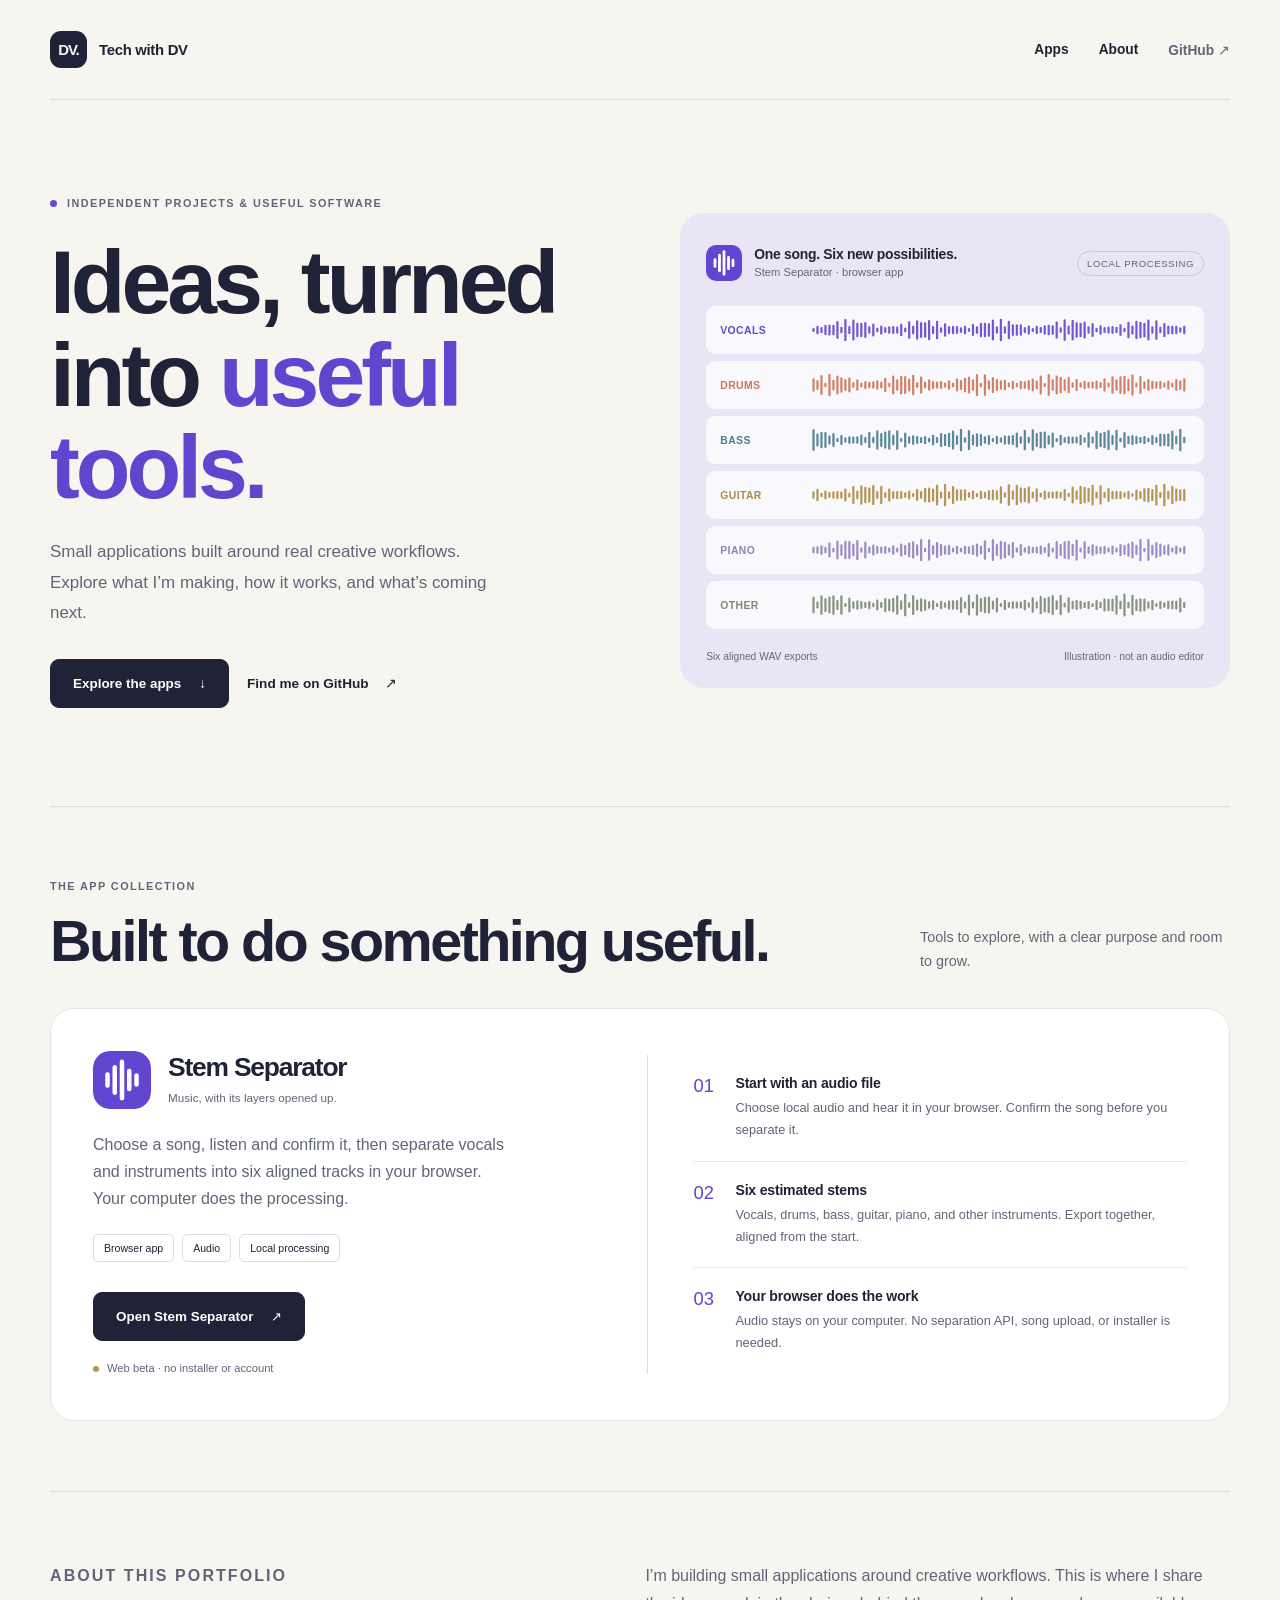
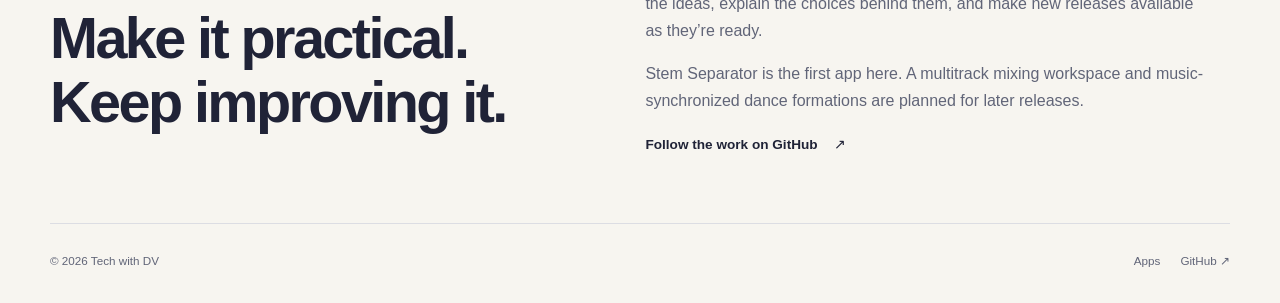
<file: index.html>
<!doctype html>
<html lang="en"><head><meta charset="utf-8"><meta name="viewport" content="width=device-width,initial-scale=1"><meta name="description" content="Tech with DV — practical apps for creative work. Explore Stem Separator, a browser tool for turning a song into six estimated stems."><meta name="theme-color" content="#f7f5f0"><title>Tech with DV — Apps & creative tools</title><link rel="icon" href="assets/mark.svg" type="image/svg+xml"><link rel="stylesheet" href="assets/site.css"><script type="module" src="assets/site.js"></script></head>
<body><a class="skip-link" href="#main">Skip to content</a><div class="wrap"><header class="site-header"><a class="brand" href="./" aria-label="Tech with DV home"><span class="brand-mark" aria-hidden="true">DV.</span>Tech with DV</a><nav class="nav" aria-label="Main navigation"><a href="#apps">Apps</a><a href="#about">About</a><a class="external" href="https://github.com/techwithdv17" target="_blank" rel="noopener noreferrer">GitHub ↗</a></nav></header>
<main id="main"><section class="hero" aria-labelledby="hero-title"><div><p class="eyebrow"><span class="dot"></span>Independent projects & useful software</p><h1 id="hero-title">Ideas, turned<br>into <em>useful tools.</em></h1><p class="lede">Small applications built around real creative workflows. Explore what I’m making, how it works, and what’s coming next.</p><div class="actions"><a class="button" href="#apps">Explore the apps <span aria-hidden="true">↓</span></a><a class="text-link" href="https://github.com/techwithdv17" target="_blank" rel="noopener noreferrer">Find me on GitHub <span aria-hidden="true">↗</span></a></div></div>
<div class="sound-art" aria-label="Illustration of one song separated into six output tracks"><div class="art-top"><img src="assets/mark.svg" alt=""><div><strong>One song. Six new possibilities.</strong><span>Stem Separator · browser app</span></div><span class="art-badge">LOCAL PROCESSING</span></div><div class="stem-row" data-wave><span>Vocals</span><svg viewBox="0 0 304 24" preserveAspectRatio="none" aria-hidden="true"></svg></div><div class="stem-row drums" data-wave><span>Drums</span><svg viewBox="0 0 304 24" preserveAspectRatio="none" aria-hidden="true"></svg></div><div class="stem-row bass" data-wave><span>Bass</span><svg viewBox="0 0 304 24" preserveAspectRatio="none" aria-hidden="true"></svg></div><div class="stem-row guitar" data-wave><span>Guitar</span><svg viewBox="0 0 304 24" preserveAspectRatio="none" aria-hidden="true"></svg></div><div class="stem-row piano" data-wave><span>Piano</span><svg viewBox="0 0 304 24" preserveAspectRatio="none" aria-hidden="true"></svg></div><div class="stem-row other" data-wave><span>Other</span><svg viewBox="0 0 304 24" preserveAspectRatio="none" aria-hidden="true"></svg></div><div class="art-bottom"><span>Six aligned WAV exports</span><span>Illustration · not an audio editor</span></div></div></section>
<section class="section" id="apps" aria-labelledby="apps-title"><div class="section-heading"><div><p class="eyebrow">The app collection</p><h2 id="apps-title">Built to do something useful.</h2></div><p>Tools to explore, with a clear purpose and room to grow.</p></div><article class="app-card"><div><div class="app-heading"><img class="app-icon" src="assets/mark.svg" alt=""><div><h3>Stem Separator</h3><p>Music, with its layers opened up.</p></div></div><p class="description">Choose a song, listen and confirm it, then separate vocals and instruments into six aligned tracks in your browser. Your computer does the processing.</p><div class="tag-list" aria-label="App categories"><span class="tag">Browser app</span><span class="tag">Audio</span><span class="tag">Local processing</span></div><a class="button" href="apps/stem-separator/web/">Open Stem Separator <span aria-hidden="true">↗</span></a><p class="status-line"><span class="dot" aria-hidden="true"></span><span>Web beta · no installer or account</span></p></div><div class="app-summary"><div class="summary-item"><span class="summary-icon" aria-hidden="true">01</span><div><h4>Start with an audio file</h4><p>Choose local audio and hear it in your browser. Confirm the song before you separate it.</p></div></div><div class="summary-item"><span class="summary-icon" aria-hidden="true">02</span><div><h4>Six estimated stems</h4><p>Vocals, drums, bass, guitar, piano, and other instruments. Export together, aligned from the start.</p></div></div><div class="summary-item"><span class="summary-icon" aria-hidden="true">03</span><div><h4>Your browser does the work</h4><p>Audio stays on your computer. No separation API, song upload, or installer is needed.</p></div></div></div></article></section>
<section class="section about" id="about" aria-labelledby="about-title"><div><p class="eyebrow">About this portfolio</p><h2 id="about-title" style="margin-top:16px">Make it practical.<br>Keep improving it.</h2></div><div><p>I’m building small applications around creative workflows. This is where I share the ideas, explain the choices behind them, and make new releases available as they’re ready.</p><p style="margin-top:16px">Stem Separator is the first app here. A multitrack mixing workspace and music-synchronized dance formations are planned for later releases.</p><a class="text-link" href="https://github.com/techwithdv17" target="_blank" rel="noopener noreferrer">Follow the work on GitHub <span aria-hidden="true">↗</span></a></div></section></main><footer class="site-footer"><span>© 2026 Tech with DV</span><div class="footer-links"><a href="#apps">Apps</a><a href="https://github.com/techwithdv17" target="_blank" rel="noopener noreferrer">GitHub ↗</a></div></footer></div></body></html>
</file>
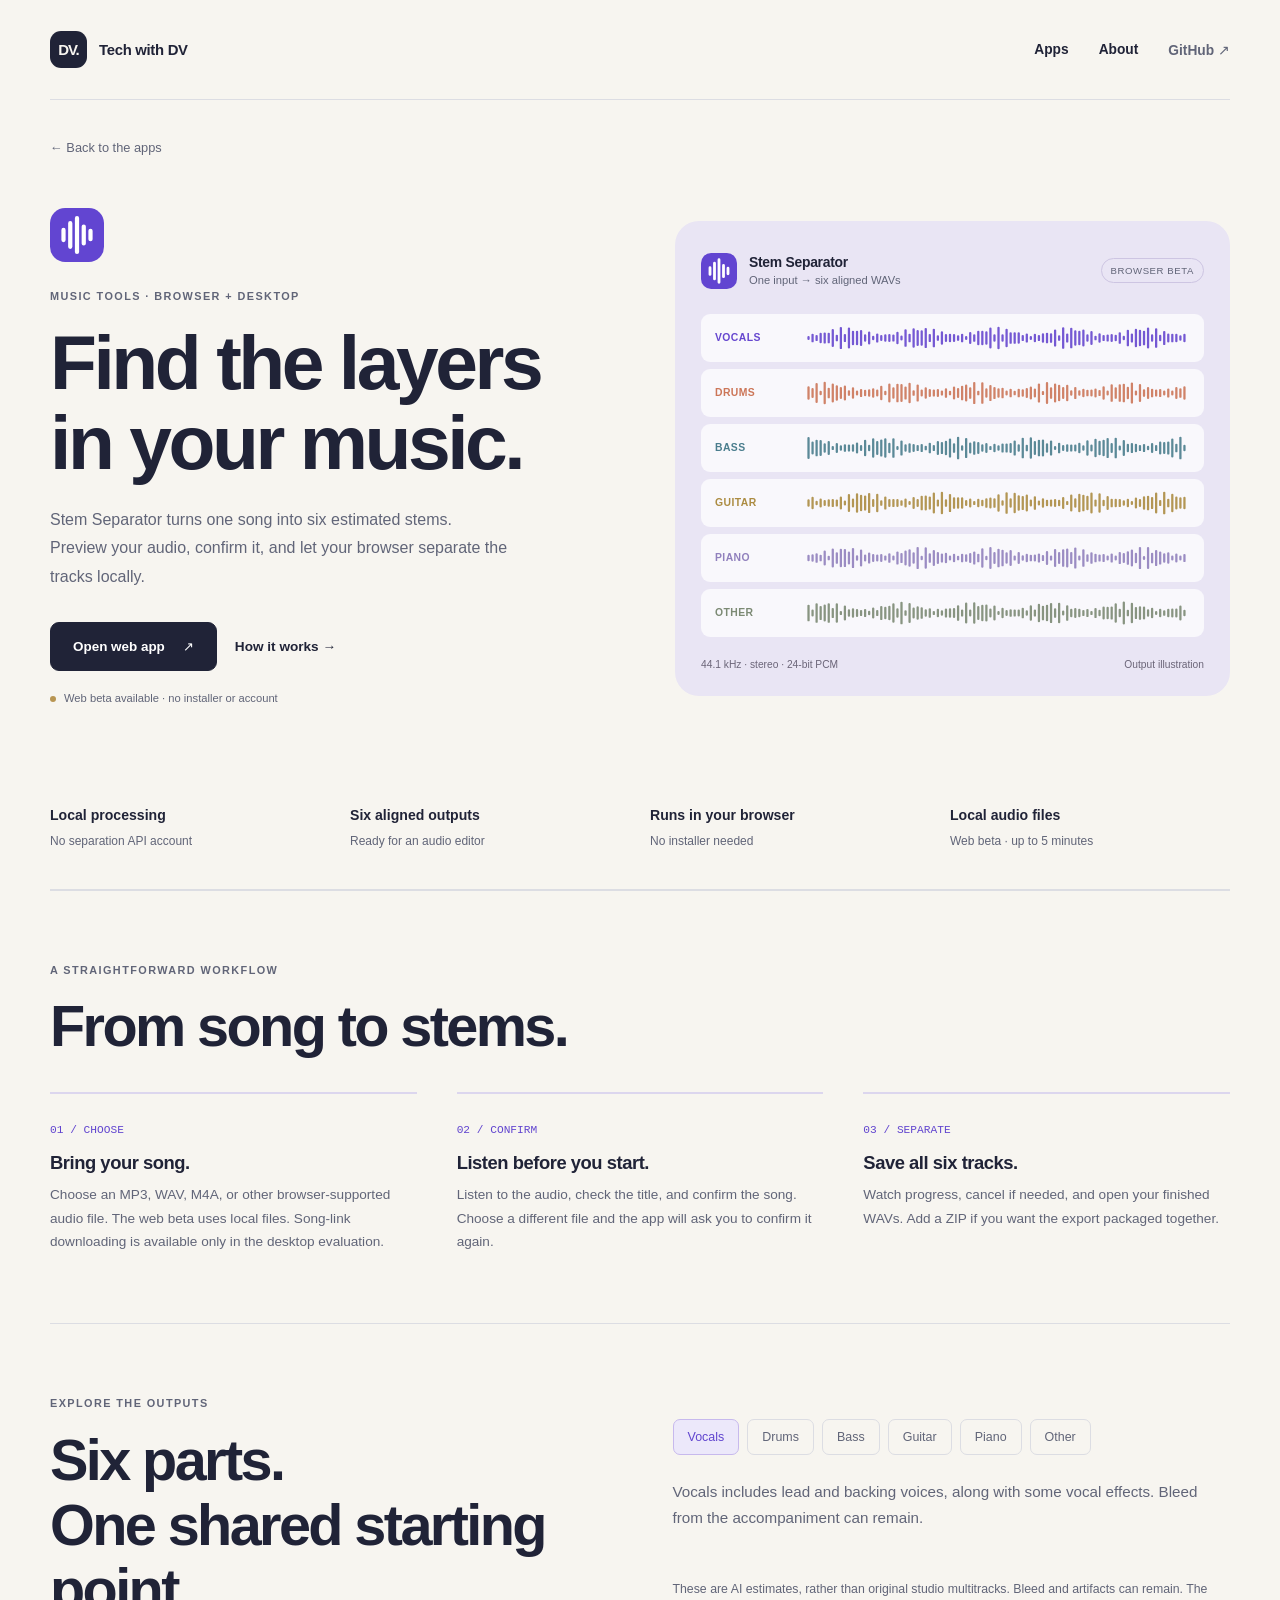
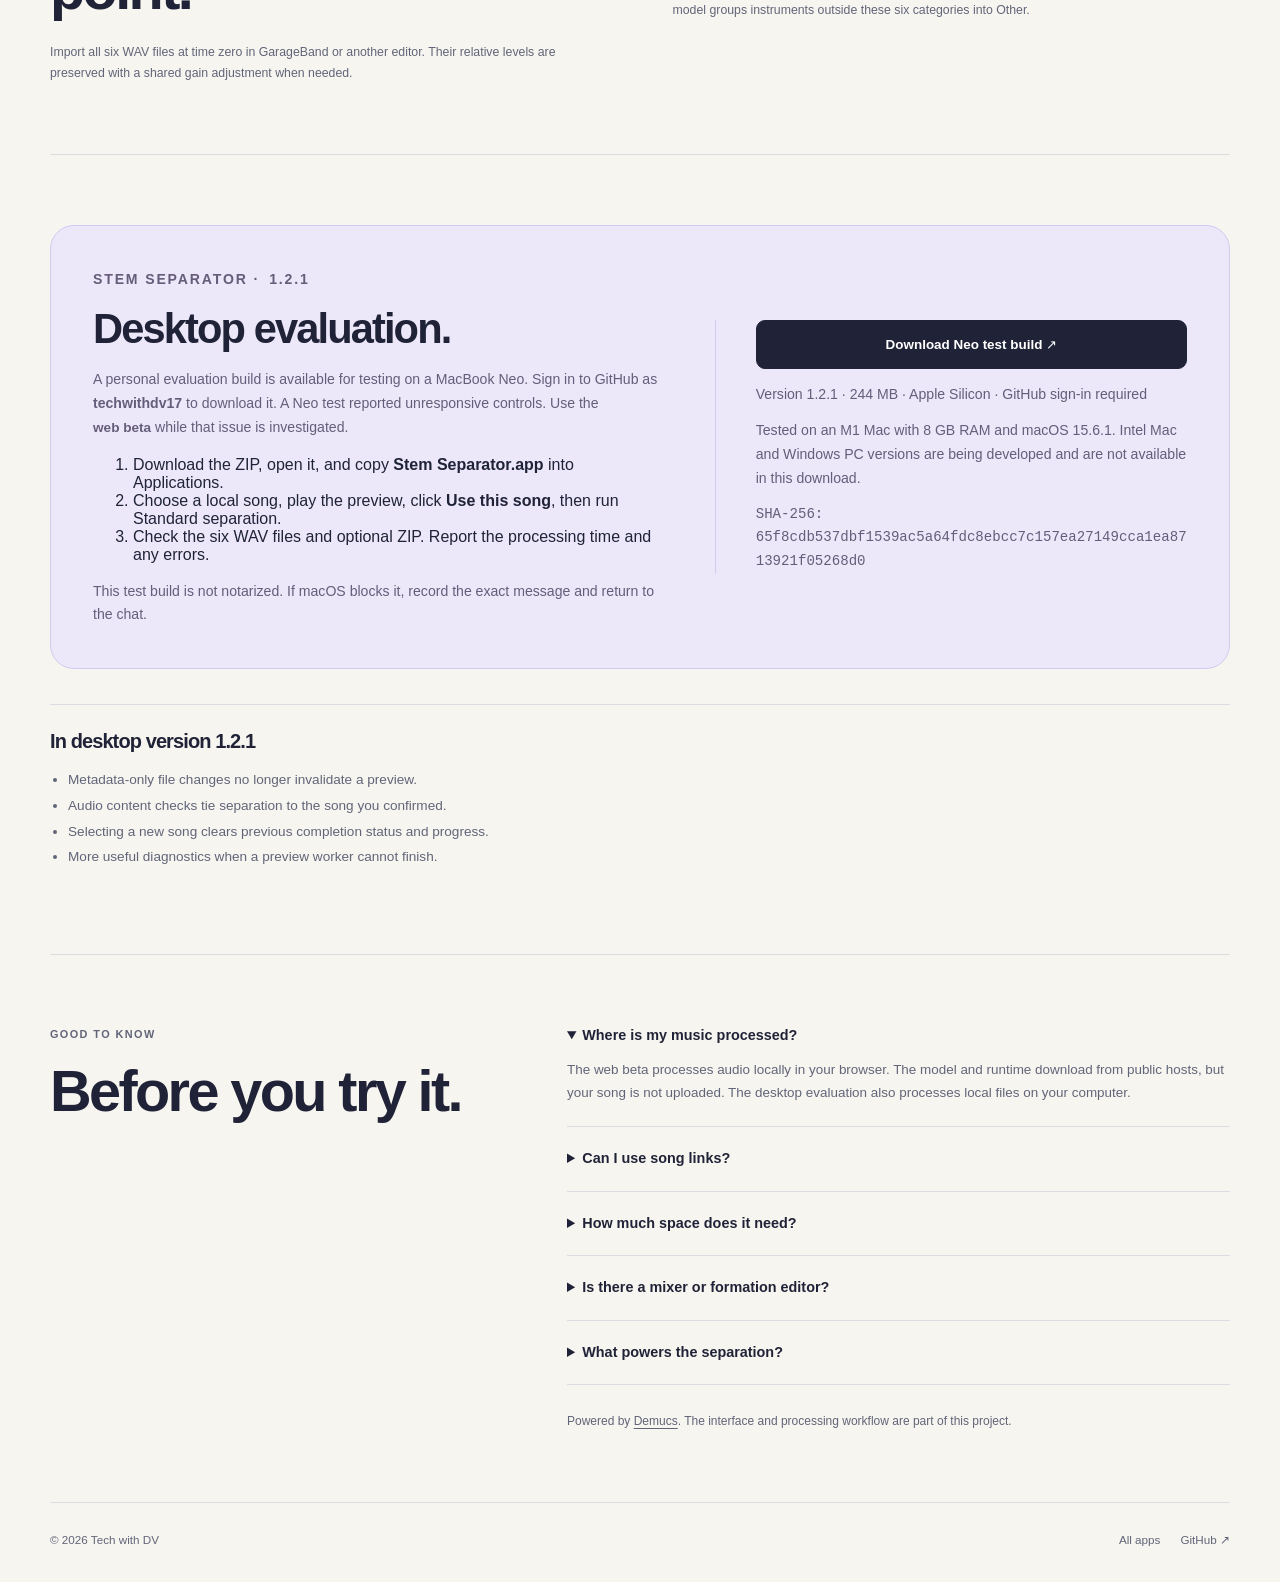
<file: apps/stem-separator/index.html>
<!doctype html>
<html lang="en"><head><meta charset="utf-8"><meta name="viewport" content="width=device-width,initial-scale=1"><meta name="description" content="Separate a song into six aligned WAV stems in your browser. Audio is processed locally on your computer, with no installer or separation API."><meta name="theme-color" content="#f7f5f0"><title>Stem Separator — Tech with DV</title><link rel="icon" href="../../assets/mark.svg" type="image/svg+xml"><link rel="stylesheet" href="../../assets/site.css"><script type="module" src="../../assets/site.js"></script></head><body><a class="skip-link" href="#main">Skip to content</a><div class="wrap"><header class="site-header"><a class="brand" href="../../" aria-label="Tech with DV home"><span class="brand-mark" aria-hidden="true">DV.</span>Tech with DV</a><nav class="nav" aria-label="Main navigation"><a href="../../#apps">Apps</a><a href="../../#about">About</a><a class="external" href="https://github.com/techwithdv17" target="_blank" rel="noopener noreferrer">GitHub ↗</a></nav></header><main id="main"><a class="back" href="../../#apps">← Back to the apps</a><section class="detail-hero" aria-labelledby="app-title"><div><img class="detail-icon" src="../../assets/mark.svg" alt=""><p class="eyebrow">Music tools · Browser + desktop</p><h1 id="app-title">Find the layers<br>in your music.</h1><p class="lede">Stem Separator turns one song into six estimated stems. Preview your audio, confirm it, and let your browser separate the tracks locally.</p><div class="actions"><a class="button" href="web/">Open web app <span aria-hidden="true">↗</span></a><a class="text-link" href="#how-it-works">How it works →</a></div><p class="status-line"><span class="dot" aria-hidden="true"></span><span>Web beta available · no installer or account</span></p></div><div class="sound-art" aria-label="Illustration of the six exported stem categories"><div class="art-top"><img src="../../assets/mark.svg" alt=""><div><strong>Stem Separator</strong><span>One input → six aligned WAVs</span></div><span class="art-badge">BROWSER BETA</span></div><div class="stem-row" data-wave><span>Vocals</span><svg viewBox="0 0 304 24" preserveAspectRatio="none" aria-hidden="true"></svg></div><div class="stem-row drums" data-wave><span>Drums</span><svg viewBox="0 0 304 24" preserveAspectRatio="none" aria-hidden="true"></svg></div><div class="stem-row bass" data-wave><span>Bass</span><svg viewBox="0 0 304 24" preserveAspectRatio="none" aria-hidden="true"></svg></div><div class="stem-row guitar" data-wave><span>Guitar</span><svg viewBox="0 0 304 24" preserveAspectRatio="none" aria-hidden="true"></svg></div><div class="stem-row piano" data-wave><span>Piano</span><svg viewBox="0 0 304 24" preserveAspectRatio="none" aria-hidden="true"></svg></div><div class="stem-row other" data-wave><span>Other</span><svg viewBox="0 0 304 24" preserveAspectRatio="none" aria-hidden="true"></svg></div><div class="art-bottom"><span>44.1 kHz · stereo · 24-bit PCM</span><span>Output illustration</span></div></div></section>
<div class="feature-strip" aria-label="App facts"><div><strong>Local processing</strong>No separation API account</div><div><strong>Six aligned outputs</strong>Ready for an audio editor</div><div><strong>Runs in your browser</strong>No installer needed</div><div><strong>Local audio files</strong>Web beta · up to 5 minutes</div></div>
<section class="section" id="how-it-works" aria-labelledby="workflow-title"><div class="section-heading"><div><p class="eyebrow">A straightforward workflow</p><h2 id="workflow-title">From song to stems.</h2></div></div><div class="steps"><article class="step"><span class="number">01 / CHOOSE</span><h3>Bring your song.</h3><p>Choose an MP3, WAV, M4A, or other browser-supported audio file. The web beta uses local files. Song-link downloading is available only in the desktop evaluation.</p></article><article class="step"><span class="number">02 / CONFIRM</span><h3>Listen before you start.</h3><p>Listen to the audio, check the title, and confirm the song. Choose a different file and the app will ask you to confirm it again.</p></article><article class="step"><span class="number">03 / SEPARATE</span><h3>Save all six tracks.</h3><p>Watch progress, cancel if needed, and open your finished WAVs. Add a ZIP if you want the export packaged together.</p></article></div></section>
<section class="section outputs" aria-labelledby="outputs-title"><div><p class="eyebrow">Explore the outputs</p><h2 id="outputs-title" style="margin-top:16px">Six parts.<br>One shared starting point.</h2><p class="fine-print">Import all six WAV files at time zero in GarageBand or another editor. Their relative levels are preserved with a shared gain adjustment when needed.</p></div><div><div class="stem-picker" aria-label="Stem categories"><button class="stem-choice" data-stem="vocals" aria-pressed="true">Vocals</button><button class="stem-choice" data-stem="drums" aria-pressed="false">Drums</button><button class="stem-choice" data-stem="bass" aria-pressed="false">Bass</button><button class="stem-choice" data-stem="guitar" aria-pressed="false">Guitar</button><button class="stem-choice" data-stem="piano" aria-pressed="false">Piano</button><button class="stem-choice" data-stem="other" aria-pressed="false">Other</button></div><p class="stem-description" id="stem-description" aria-live="polite">Vocals includes lead and backing voices, along with some vocal effects. Bleed from the accompaniment can remain.</p><p class="fine-print">These are AI estimates, rather than original studio multitracks. Bleed and artifacts can remain. The model groups instruments outside these six categories into Other.</p></div></section>
<section class="section" id="download" aria-labelledby="download-title"><div class="download-panel"><div><p class="eyebrow">Stem Separator · <span data-current-version>1.2.1</span></p><h2 id="download-title">Desktop evaluation.</h2><p data-preparing-only>The first public Mac package is being prepared. Download availability will appear here once the release is ready.</p><div data-private-test hidden><p>A personal evaluation build is available for testing on a MacBook Neo. Sign in to GitHub as <strong>techwithdv17</strong> to download it. A Neo test reported unresponsive controls. Use the <a class="text-link" href="web/">web beta</a> while that issue is investigated.</p><ol><li>Download the ZIP, open it, and copy <strong>Stem Separator.app</strong> into Applications.</li><li>Choose a local song, play the preview, click <strong>Use this song</strong>, then run Standard separation.</li><li>Check the six WAV files and optional ZIP. Report the processing time and any errors.</li></ol><p class="small">This test build is not notarized. If macOS blocks it, record the exact message and return to the chat.</p></div></div><div class="download-action"><button class="button" type="button" data-download disabled>Download for Mac</button><p class="small" role="status" data-download-note>Public download not published yet. The current build targets Apple Silicon Macs.</p><p class="download-meta">Tested on an M1 Mac with 8 GB RAM and macOS 15.6.1. Intel Mac and Windows PC versions are being developed and are not available in this download.</p><p class="checksum" data-checksum hidden></p></div></div><noscript><p class="noscript">JavaScript is off. Check the download status on this page again after the public release is announced.</p></noscript><div class="release-notes" id="release-notes"><h3>In desktop version 1.2.1</h3><ul><li>Metadata-only file changes no longer invalidate a preview.</li><li>Audio content checks tie separation to the song you confirmed.</li><li>Selecting a new song clears previous completion status and progress.</li><li>More useful diagnostics when a preview worker cannot finish.</li></ul></div></section>
<section class="section faq" aria-labelledby="questions-title"><div><p class="eyebrow">Good to know</p><h2 id="questions-title" style="margin-top:16px">Before you try it.</h2></div><div><details open><summary>Where is my music processed?</summary><p>The web beta processes audio locally in your browser. The model and runtime download from public hosts, but your song is not uploaded. The desktop evaluation also processes local files on your computer.</p></details><details><summary>Can I use song links?</summary><p>The web beta currently accepts local audio files only. The desktop evaluation can download supported public single-song links for audio you have permission to download. Playlists, live streams, private and protected media are not supported.</p></details><details><summary>How much space does it need?</summary><p>The browser downloads a 136 MB model plus its runtime and can keep the model cached for later use. Separation also needs available memory, and downloaded WAVs and ZIPs need storage. The desktop evaluation occupies roughly 676 MB on the tested Mac.</p></details><details><summary>Is there a mixer or formation editor?</summary><p>Those are planned for later releases. The current app exports stems that you can open in GarageBand or another audio editor.</p></details><details><summary>What powers the separation?</summary><p>Both versions use the pretrained Demucs htdemucs_6s model; the browser beta runs an ONNX conversion locally. It estimates vocals, drums, bass, guitar, piano, and other accompaniment; it cannot isolate every instrument individually.</p></details><p class="credit">Powered by <a href="https://github.com/adefossez/demucs" target="_blank" rel="noopener noreferrer">Demucs</a>. The interface and processing workflow are part of this project.</p></div></section></main><footer class="site-footer"><span>© 2026 Tech with DV</span><div class="footer-links"><a href="../../#apps">All apps</a><a href="https://github.com/techwithdv17" target="_blank" rel="noopener noreferrer">GitHub ↗</a></div></footer></div></body></html>
</file>
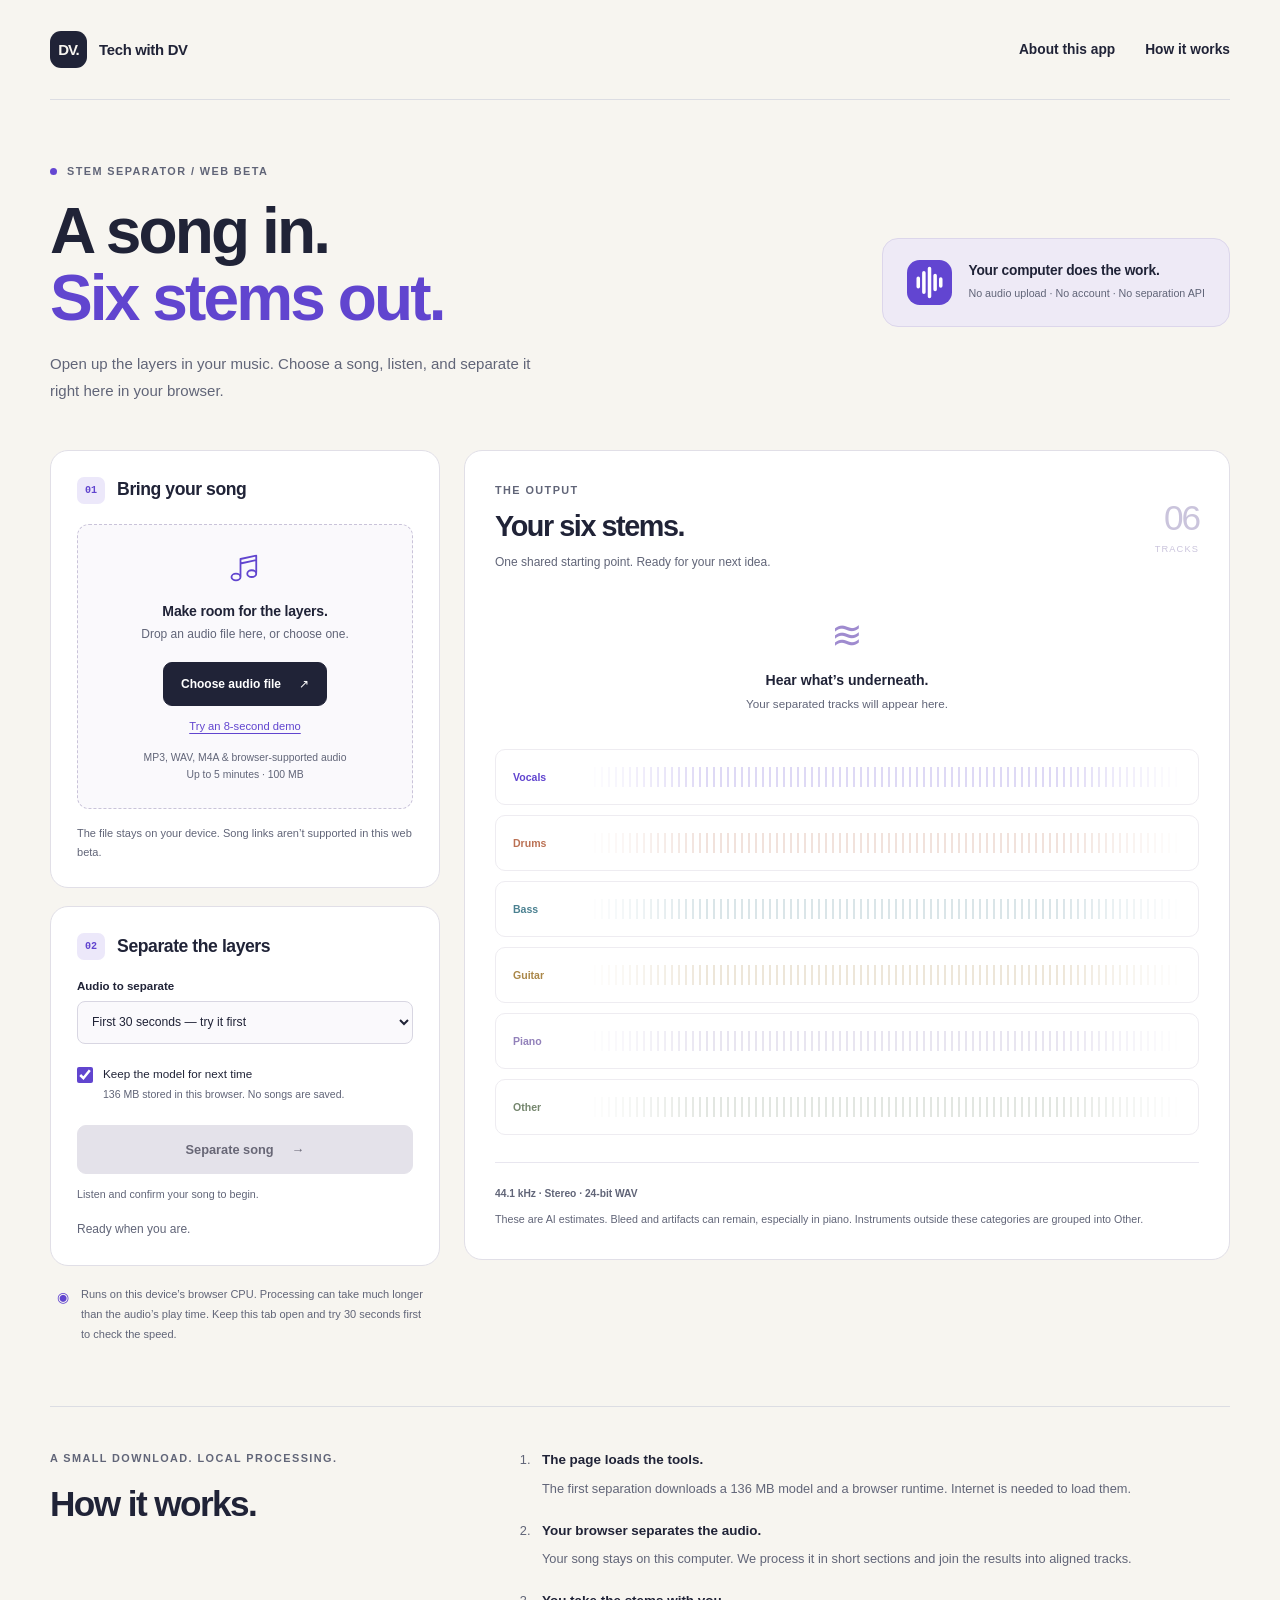
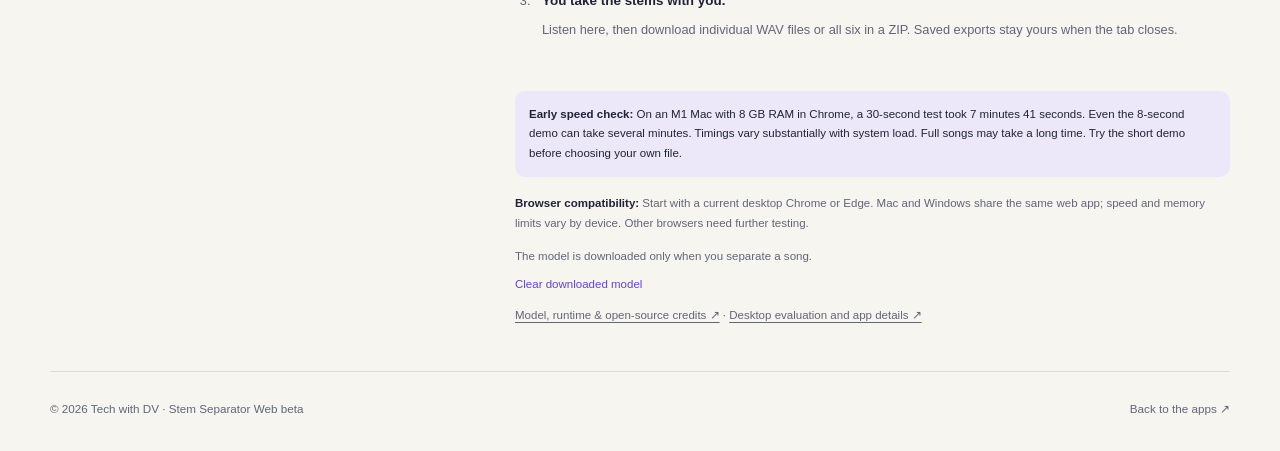
<file: apps/stem-separator/web/index.html>
<!doctype html>
<html lang="en">
<head>
<meta charset="utf-8"><meta name="viewport" content="width=device-width,initial-scale=1">
<meta name="description" content="Separate a song into six stems in your browser. Your computer processes the audio locally. No upload, account, or separation API.">
<meta name="theme-color" content="#f7f5f0"><title>Stem Separator Web — Tech with DV</title>
<link rel="icon" href="../../../assets/mark.svg" type="image/svg+xml">
<link rel="stylesheet" href="../../../assets/site.css"><link rel="stylesheet" href="studio.css">
<script type="module" src="app.mjs"></script>
</head>
<body><a class="skip-link" href="#main">Skip to content</a>
<div class="wrap studio-wrap">
<header class="site-header"><a class="brand" href="../../../"><span class="brand-mark" aria-hidden="true">DV.</span>Tech with DV</a><nav class="nav" aria-label="Main navigation"><a href="../">About this app</a><a href="#how">How it works</a></nav></header>
<main id="main">
<section class="studio-heading"><div><p class="eyebrow"><span class="dot" aria-hidden="true"></span>Stem Separator / Web beta</p><h1>A song in.<br><em>Six stems out.</em></h1><p class="studio-lede">Open up the layers in your music. Choose a song, listen, and separate it right here in your browser.</p></div><div class="local-badge"><img src="../../../assets/mark.svg" alt=""><div><strong>Your computer does the work.</strong><span>No audio upload · No account · No separation API</span></div></div></section>
<div class="studio-grid">
<div class="workflow">
<section class="studio-card source-card" aria-labelledby="source-title"><div class="card-heading"><span class="step-number">01</span><h2 id="source-title">Bring your song</h2></div>
<input id="audio-file" aria-label="Audio file picker" type="file" accept="audio/*,.mp3,.wav,.m4a,.flac,.ogg,.aac,.aiff,.aif" class="visually-hidden">
<div id="drop-zone" class="drop-zone"><svg viewBox="0 0 32 32" aria-hidden="true"><path d="M12 23V8l14-3v15M12 12l14-3"/><ellipse cx="8" cy="24" rx="4" ry="3"/><ellipse cx="22" cy="21" rx="4" ry="3"/></svg><strong>Make room for the layers.</strong><p>Drop an audio file here, or choose one.</p><button id="choose-file" class="button" type="button">Choose audio file <span aria-hidden="true">↗</span></button><button id="try-demo" class="plain-button demo-button" type="button">Try an 8-second demo</button><span class="small">MP3, WAV, M4A & browser-supported audio<br>Up to 5 minutes · 100 MB</span></div>
<div id="song-details" hidden><div class="selected-file"><span class="file-symbol" aria-hidden="true">♪</span><div><strong id="song-name"></strong><span id="song-meta"></span></div><button id="change-file" type="button" class="plain-button">Change</button></div><audio id="song-preview" controls preload="metadata" aria-label="Preview your selected song"></audio><button id="confirm-song" class="button secondary full-width" disabled type="button">Use this song</button></div>
<p id="file-note" class="small file-note">The file stays on your device. Song links aren’t supported in this web beta.</p></section>
<section class="studio-card" aria-labelledby="separate-title"><div class="card-heading"><span class="step-number">02</span><h2 id="separate-title">Separate the layers</h2></div><label class="field-label" for="range">Audio to separate</label><select id="range"><option value="30" selected>First 30 seconds — try it first</option><option value="full">Full song — may be slow</option></select><label class="cache-choice"><input id="remember-model" type="checkbox" checked><span>Keep the model for next time<small>136 MB stored in this browser. No songs are saved.</small></span></label><div class="run-actions"><button id="separate" class="button accent" type="button" disabled>Separate song <span aria-hidden="true">→</span></button><button id="cancel" class="button secondary" type="button" hidden>Cancel</button></div><p id="run-hint" class="small">Listen and confirm your song to begin.</p>
<div id="progress-area" hidden><div class="progress-top"><span id="progress-label">Getting ready…</span><span id="elapsed">0:00</span></div><progress id="progress" max="100" value="0" aria-label="Separation progress"></progress></div>
<p id="status" class="app-status" role="status" aria-live="polite">Ready when you are.</p><details id="error-details" hidden><summary>Troubleshooting details</summary><pre id="error-message"></pre></details></section>
<div class="device-note"><span aria-hidden="true">◉</span><p>Runs on this device’s browser CPU. Processing can take much longer than the audio’s play time. Keep this tab open and try 30 seconds first to check the speed.</p></div>
</div>
<section class="studio-card results-panel" aria-labelledby="results-title"><div class="results-heading"><div><p class="eyebrow">The output</p><h2 id="results-title">Your six stems.</h2><p id="results-meta">One shared starting point. Ready for your next idea.</p></div><span class="track-count">06 <span>tracks</span></span></div><div id="empty-results"><div class="empty-intro"><span class="listening-icon" aria-hidden="true">≋</span><strong>Hear what’s underneath.</strong><p>Your separated tracks will appear here.</p></div><div class="empty-stems" aria-label="Six output categories"><div class="empty-stem vocals"><span>Vocals</span><i></i></div><div class="empty-stem drums"><span>Drums</span><i></i></div><div class="empty-stem bass"><span>Bass</span><i></i></div><div class="empty-stem guitar"><span>Guitar</span><i></i></div><div class="empty-stem piano"><span>Piano</span><i></i></div><div class="empty-stem other"><span>Other</span><i></i></div></div></div><div id="stem-results" hidden></div><div id="export-actions" class="export-actions" hidden><a id="download-zip" class="button" download>Download all stems · ZIP <span aria-hidden="true">↓</span></a><p id="export-note" class="small"></p></div><div class="output-footnote"><span>44.1 kHz · Stereo · 24-bit WAV</span><p>These are AI estimates. Bleed and artifacts can remain, especially in piano. Instruments outside these categories are grouped into Other.</p></div></section>
</div>
<section id="how" class="web-explainer"><div><p class="eyebrow">A small download. Local processing.</p><h2>How it works.</h2></div><ol><li><strong>The page loads the tools.</strong><p>The first separation downloads a 136 MB model and a browser runtime. Internet is needed to load them.</p></li><li><strong>Your browser separates the audio.</strong><p>Your song stays on this computer. We process it in short sections and join the results into aligned tracks.</p></li><li><strong>You take the stems with you.</strong><p>Listen here, then download individual WAV files or all six in a ZIP. Saved exports stay yours when the tab closes.</p></li></ol><div class="web-notes"><p class="benchmark"><strong>Early speed check:</strong> On an M1 Mac with 8 GB RAM in Chrome, a 30-second test took 7 minutes 41 seconds. Even the 8-second demo can take several minutes. Timings vary substantially with system load. Full songs may take a long time. Try the short demo before choosing your own file.</p><p><strong>Browser compatibility:</strong> Start with a current desktop Chrome or Edge. Mac and Windows share the same web app; speed and memory limits vary by device. Other browsers need further testing.</p><p id="cache-status">The model is downloaded only when you separate a song.</p><button id="clear-cache" class="text-link plain-button" type="button">Clear downloaded model</button><p><a href="credits.html">Model, runtime & open-source credits ↗</a> · <a href="../">Desktop evaluation and app details ↗</a></p></div></section>
<noscript><p class="noscript">JavaScript is required for local audio processing. Enable it to use the web app.</p></noscript>
</main><footer class="site-footer"><span>© 2026 Tech with DV · Stem Separator Web beta</span><a href="../../../#apps">Back to the apps ↗</a></footer>
</div></body></html>
</file>
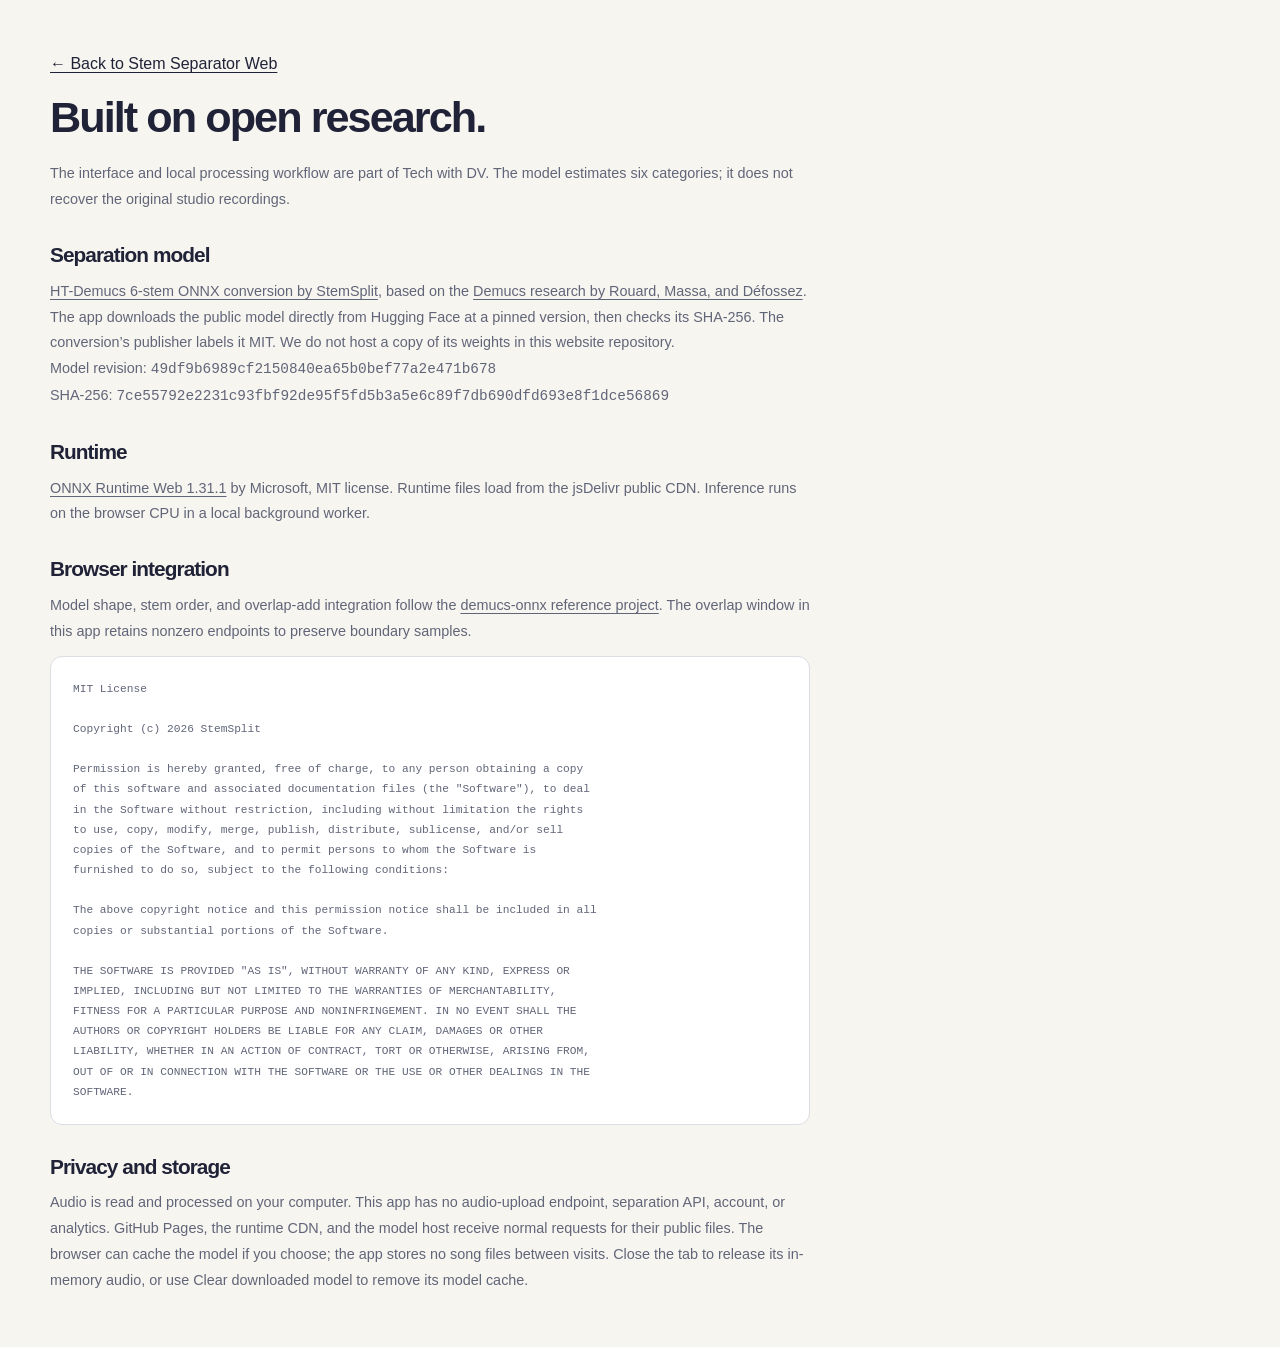
<file: apps/stem-separator/web/credits.html>
<!doctype html><html lang="en"><head><meta charset="utf-8"><meta name="viewport" content="width=device-width,initial-scale=1"><title>Credits — Stem Separator Web</title><link rel="stylesheet" href="../../../assets/site.css"><style>main{max-width:760px;padding:55px 0}h1{font-size:2.7rem;margin:22px 0}h2{font-size:1.3rem;margin:30px 0 12px}p,li{font-size:.9rem;color:var(--muted);line-height:1.8}a{text-decoration:underline;text-underline-offset:3px}pre{white-space:pre-wrap;overflow-wrap:anywhere;font-size:.7rem;line-height:1.8;color:var(--muted);padding:22px;background:#fff;border:1px solid var(--line);border-radius:12px}</style></head><body><div class="wrap"><main><a href="./">← Back to Stem Separator Web</a><h1>Built on open research.</h1><p>The interface and local processing workflow are part of Tech with DV. The model estimates six categories; it does not recover the original studio recordings.</p><h2>Separation model</h2><p><a href="https://huggingface.co/StemSplitio/htdemucs-6s-onnx">HT-Demucs 6-stem ONNX conversion by StemSplit</a>, based on the <a href="https://github.com/facebookresearch/demucs">Demucs research by Rouard, Massa, and Défossez</a>. The app downloads the public model directly from Hugging Face at a pinned version, then checks its SHA-256. The conversion’s publisher labels it MIT. We do not host a copy of its weights in this website repository.</p><p>Model revision: <code>49df9b6989cf2150840ea65b0bef77a2e471b678</code><br>SHA-256: <code style="overflow-wrap:anywhere">7ce55792e2231c93fbf92de95f5fd5b3a5e6c89f7db690dfd693e8f1dce56869</code></p><h2>Runtime</h2><p><a href="https://github.com/microsoft/onnxruntime">ONNX Runtime Web 1.31.1</a> by Microsoft, MIT license. Runtime files load from the jsDelivr public CDN. Inference runs on the browser CPU in a local background worker.</p><h2>Browser integration</h2><p>Model shape, stem order, and overlap-add integration follow the <a href="https://github.com/StemSplit/demucs-onnx">demucs-onnx reference project</a>. The overlap window in this app retains nonzero endpoints to preserve boundary samples.</p><pre id="license">MIT License

Copyright (c) 2026 StemSplit

Permission is hereby granted, free of charge, to any person obtaining a copy
of this software and associated documentation files (the "Software"), to deal
in the Software without restriction, including without limitation the rights
to use, copy, modify, merge, publish, distribute, sublicense, and/or sell
copies of the Software, and to permit persons to whom the Software is
furnished to do so, subject to the following conditions:

The above copyright notice and this permission notice shall be included in all
copies or substantial portions of the Software.

THE SOFTWARE IS PROVIDED "AS IS", WITHOUT WARRANTY OF ANY KIND, EXPRESS OR
IMPLIED, INCLUDING BUT NOT LIMITED TO THE WARRANTIES OF MERCHANTABILITY,
FITNESS FOR A PARTICULAR PURPOSE AND NONINFRINGEMENT. IN NO EVENT SHALL THE
AUTHORS OR COPYRIGHT HOLDERS BE LIABLE FOR ANY CLAIM, DAMAGES OR OTHER
LIABILITY, WHETHER IN AN ACTION OF CONTRACT, TORT OR OTHERWISE, ARISING FROM,
OUT OF OR IN CONNECTION WITH THE SOFTWARE OR THE USE OR OTHER DEALINGS IN THE
SOFTWARE.</pre><h2>Privacy and storage</h2><p>Audio is read and processed on your computer. This app has no audio-upload endpoint, separation API, account, or analytics. GitHub Pages, the runtime CDN, and the model host receive normal requests for their public files. The browser can cache the model if you choose; the app stores no song files between visits. Close the tab to release its in-memory audio, or use Clear downloaded model to remove its model cache.</p></main></div></body></html>
</file>
<file: assets/site.css>
@charset "UTF-8";
:root{--paper:#f7f5f0;--ink:#202337;--muted:#616578;--accent:#6145cf;--line:#dcdde3;--soft:#ece8fa;--white:#fff;--radius:24px;font-family:Inter,-apple-system,BlinkMacSystemFont,"Segoe UI",sans-serif;color:var(--ink);background:var(--paper);font-synthesis:none;scroll-behavior:smooth}
*{box-sizing:border-box}body{margin:0}a{color:inherit;text-decoration:none}button{font:inherit}img,svg{display:block;max-width:100%}button,a{-webkit-tap-highlight-color:transparent}a:focus-visible,button:focus-visible{outline:3px solid var(--accent);outline-offset:5px}button:disabled{cursor:not-allowed}::selection{background:#ddd3ff}h1,h2,h3,p{margin:0}p{line-height:1.7}h1,h2,h3{letter-spacing:-.045em}h1{font-size:clamp(3.2rem,7vw,6.3rem);font-weight:650;line-height:1.03}h2{font-size:clamp(2.3rem,4.5vw,3.7rem);line-height:1.12;font-weight:600}h3{font-size:1.65rem;font-weight:600}.wrap{width:min(1180px,calc(100% - 80px));margin:auto}.skip-link{position:absolute;top:-80px;left:20px;background:var(--ink);color:#fff;padding:12px 20px;z-index:10}.skip-link:focus{top:12px}.site-header{height:100px;display:flex;align-items:center;justify-content:space-between;border-bottom:1px solid var(--line)}.brand{display:flex;align-items:center;gap:12px;font-size:.93rem;font-weight:650;letter-spacing:-.02em}.brand-mark{height:37px;width:37px;background:var(--ink);color:var(--paper);display:grid;place-items:center;border-radius:11px;font-size:15px;letter-spacing:-.07em}.nav{display:flex;align-items:center;gap:30px;font-size:.86rem;font-weight:550}.nav a:hover,.text-link:hover{color:var(--accent)}.nav .external{color:var(--muted)}.eyebrow{display:flex;align-items:center;gap:10px;text-transform:uppercase;letter-spacing:.13em;font-size:.68rem;font-weight:700;color:var(--muted)}.dot{height:7px;width:7px;border-radius:50%;background:#6547d2}.hero{padding:94px 0 98px;display:grid;grid-template-columns:1.03fr 1fr;gap:64px;align-items:center}.hero h1{margin:24px 0}.hero h1 em{font-style:normal;color:var(--accent)}.lede{font-size:1.06rem;color:var(--muted);max-width:460px;line-height:1.8}.actions{display:flex;gap:18px;align-items:center;flex-wrap:wrap;margin-top:30px}.button{display:inline-flex;align-items:center;justify-content:center;gap:18px;padding:15px 22px;border-radius:9px;border:1px solid var(--ink);background:var(--ink);color:#fff;font-weight:600;font-size:.84rem;transition:background .15s,transform .15s;min-height:49px}.button:hover{background:#35394e;transform:translateY(-1px)}.button.secondary{background:transparent;color:var(--ink);border-color:var(--line)}.button:disabled,.button:disabled:hover{background:#e4e2ea;color:#686776;border-color:#e4e2ea;transform:none}.text-link{font-size:.85rem;font-weight:600;display:inline-flex;gap:16px;align-items:center}.small{font-size:.78rem;color:var(--muted);line-height:1.65}.section{padding:70px 0;border-top:1px solid var(--line);scroll-margin-top:24px}.section-heading{display:flex;align-items:flex-end;justify-content:space-between;gap:30px;margin-bottom:34px}.section-heading .eyebrow{margin-bottom:14px}.section-heading>p{max-width:310px;color:var(--muted);font-size:.9rem}.number{font-family:ui-monospace,SFMono-Regular,monospace;font-size:.7rem;color:var(--muted)}.sound-art{position:relative;border-radius:var(--radius);background:#e9e5f4;padding:32px 26px 26px;min-width:0;overflow:hidden}.art-top{display:flex;align-items:center;gap:12px;margin-bottom:25px}.art-top img{width:36px;height:36px}.art-top strong{display:block;font-size:.87rem;letter-spacing:-.02em}.art-top span{font-size:.7rem;color:var(--muted)}.art-badge{margin-left:auto!important;font-size:.6rem!important;border:1px solid #cdc5e2;border-radius:99px;padding:6px 9px;letter-spacing:.06em;white-space:nowrap}.stem-row{display:grid;grid-template-columns:75px 1fr;align-items:center;gap:16px;padding:12px 14px;background:rgba(255,255,255,.72);border-radius:9px;margin:7px 0;color:#6647cf}.stem-row span{font-size:.65rem;font-weight:650;letter-spacing:.04em;text-transform:uppercase}.stem-row svg{height:24px;width:100%;opacity:.9}.drums{color:#cc7658}.bass{color:#4a7d8d}.guitar{color:#ac8c42}.piano{color:#9181bd}.other{color:#7c8a74}.art-bottom{display:flex;justify-content:space-between;gap:10px;padding-top:15px;font-size:.64rem;color:#6b6578}.app-card{display:grid;grid-template-columns:1fr 1.1fr;gap:64px;background:#fff;border:1px solid #e8e6e1;padding:42px;border-radius:var(--radius);align-items:center}.app-heading{display:flex;align-items:center;gap:17px;margin-bottom:22px}.app-icon{width:58px;height:58px;border-radius:17px}.app-heading p{font-size:.73rem;color:var(--muted);margin-top:5px}.app-card .description{font-size:1rem;color:var(--muted);max-width:420px}.tag-list{display:flex;flex-wrap:wrap;gap:8px;margin:22px 0 30px}.tag{font-size:.66rem;padding:7px 10px;border:1px solid var(--line);border-radius:5px;white-space:nowrap}.app-summary{border-left:1px solid var(--line);padding-left:45px}.summary-item{display:grid;grid-template-columns:24px 1fr;gap:18px;padding:20px 0}.summary-item+.summary-item{border-top:1px solid #eae9ee}.summary-item h4{margin:0 0 6px;font-size:.88rem;letter-spacing:-.015em}.summary-item p{font-size:.8rem;color:var(--muted);line-height:1.7}.summary-icon{color:var(--accent);font-size:1.15rem}.status-line{display:flex;align-items:center;gap:8px;font-size:.7rem;color:var(--muted);margin-top:18px}.status-line .dot{height:6px;width:6px;background:#b89552}.about{display:grid;grid-template-columns:1fr 1.1fr;gap:64px}.about p{color:var(--muted);font-size:1rem;max-width:560px}.about .text-link{margin-top:22px}.site-footer{padding:30px 0 35px;border-top:1px solid var(--line);display:flex;justify-content:space-between;align-items:center;gap:20px;color:var(--muted);font-size:.73rem}.footer-links{display:flex;gap:20px}.back{display:inline-flex;align-items:center;gap:10px;font-size:.8rem;color:var(--muted);margin:40px 0 0}.detail-hero{padding:52px 0 68px;display:grid;grid-template-columns:1fr 1fr;gap:70px;align-items:center}.detail-hero h1{font-size:clamp(3rem,6vw,5rem);margin:18px 0 24px}.detail-hero .lede{font-size:1rem}.detail-icon{width:54px;height:54px;margin-bottom:25px}.feature-strip{display:grid;grid-template-columns:repeat(4,1fr);gap:20px;padding:28px 0 38px;border-bottom:1px solid var(--line)}.feature-strip div{font-size:.75rem;color:var(--muted);line-height:1.7}.feature-strip strong{display:block;color:var(--ink);font-size:.88rem;font-weight:600;margin-bottom:3px}.steps{display:grid;grid-template-columns:repeat(3,1fr);gap:40px}.step{padding-top:25px;border-top:2px solid #dcd6ee}.step .number{color:var(--accent)}.step h3{font-size:1.15rem;letter-spacing:-.025em;margin:15px 0 9px}.step p{font-size:.85rem;color:var(--muted)}.outputs{display:grid;grid-template-columns:1fr 1fr;gap:65px;align-items:start}.stem-picker{display:flex;flex-wrap:wrap;gap:8px;margin-top:25px}.stem-choice{background:transparent;border:1px solid var(--line);border-radius:7px;padding:10px 14px;cursor:pointer;color:var(--muted);font-size:.78rem}.stem-choice[aria-pressed=true]{color:var(--accent);background:var(--soft);border-color:#c7b9ed}.stem-description{margin-top:24px!important;min-height:80px;font-size:.95rem;color:var(--muted)}.fine-print{margin-top:20px;font-size:.77rem;color:var(--muted)}.download-panel{border:1px solid #d4c9f1;background:var(--soft);border-radius:var(--radius);padding:42px;display:grid;grid-template-columns:1.2fr 1fr;gap:55px;align-items:center}.download-panel h2{font-size:2.6rem;margin:15px 0 15px}.download-panel p{font-size:.88rem;color:#655d79}.download-action{border-left:1px solid #d4c9f1;padding-left:40px}.download-action .button{width:100%}.download-action .small{margin-top:14px}.download-meta{margin-top:13px;font-size:.73rem;color:var(--muted)}.checksum{font: .66rem/1.7 ui-monospace,SFMono-Regular,monospace;overflow-wrap:anywhere;margin-top:12px}.faq{display:grid;grid-template-columns:.8fr 1.2fr;gap:75px}.faq details{padding:21px 0;border-bottom:1px solid var(--line)}.faq details:first-child{padding-top:0}.faq summary{font-size:.9rem;font-weight:600;cursor:pointer;line-height:1.5}.faq details p{font-size:.84rem;color:var(--muted);margin-top:13px}.release-notes{margin-top:35px;padding-top:25px;border-top:1px solid var(--line)}.release-notes ul{padding-left:18px;font-size:.85rem;color:var(--muted);line-height:1.9}.release-notes h3{font-size:1.25rem}.credit{font-size:.75rem;color:var(--muted);margin-top:26px}.credit a{text-decoration:underline;text-underline-offset:3px}.noscript{border:1px solid var(--line);padding:14px;font-size:.8rem}.hidden,[hidden]{display:none!important}
@media(max-width:1000px){.wrap{width:calc(100% - 48px)}.hero,.detail-hero{gap:35px}.hero{padding:70px 0}.app-card{gap:35px;padding:30px}.app-summary{padding-left:28px}.sound-art{padding:24px 20px}.art-badge{display:none}.about,.outputs{gap:35px}.download-panel{padding:30px;gap:30px}.download-action{padding-left:28px}.faq{gap:40px}}
@media(max-width:720px){.wrap{width:calc(100% - 36px)}.site-header{height:80px}.brand{font-size:.8rem;gap:9px}.nav{gap:17px;font-size:.75rem}.nav .external{display:none}.hero,.detail-hero{grid-template-columns:1fr;gap:40px;padding:50px 0 55px}.hero h1{font-size:clamp(3.25rem,12.5vw,4.8rem);max-width:550px}.hero .lede{max-width:520px;font-size:.98rem}.sound-art{padding:26px 20px}.stem-row{padding:11px 14px;grid-template-columns:76px 1fr}.section{padding:48px 0}.section-heading{display:block}.section-heading>p{margin-top:18px;max-width:none}.app-card{grid-template-columns:1fr;padding:26px;gap:20px}.app-summary{border-left:0;border-top:1px solid var(--line);padding:10px 0 0}.summary-item{padding:18px 0}.about,.outputs,.download-panel,.faq{grid-template-columns:1fr;gap:28px}.about p{font-size:.95rem}.site-footer{align-items:flex-start;font-size:.68rem}.footer-links{gap:12px}.detail-hero h1{font-size:3.6rem}.back{margin-top:28px}.feature-strip{grid-template-columns:1fr 1fr;gap:22px}.steps{grid-template-columns:1fr;gap:27px}.step{padding-top:20px}.step h3{margin-top:10px}.download-panel{padding:27px}.download-panel h2{font-size:2.2rem}.download-action{border-left:0;border-top:1px solid #d4c9f1;padding:24px 0 0}.faq{gap:30px}.stem-description{min-height:0}.app-heading{gap:14px}.app-icon{width:50px;height:50px}h3{font-size:1.5rem}}
@media(prefers-reduced-motion:reduce){:root{scroll-behavior:auto}*,*::before,*::after{transition:none!important}}
</file>
<file: apps/stem-separator/web/studio.css>
h1 em{font-style:normal;color:var(--accent)}.studio-wrap{max-width:1280px}.studio-heading{display:flex;justify-content:space-between;gap:50px;align-items:center;padding:62px 0 46px}.studio-heading h1{font-size:clamp(3rem,5vw,4.7rem);margin:18px 0 18px;line-height:1.04}.studio-lede{max-width:510px;font-size:.94rem;color:var(--muted);line-height:1.8}.local-badge{display:flex;align-items:center;gap:16px;border:1px solid #dcd6eb;background:#eeeaf6;padding:21px 24px;border-radius:16px;max-width:390px}.local-badge img{width:45px;height:45px}.local-badge strong{display:block;font-size:.86rem;letter-spacing:-.015em}.local-badge span{display:block;color:var(--muted);font-size:.67rem;line-height:1.8;margin-top:6px}.studio-grid{display:grid;grid-template-columns:390px minmax(0,1fr);gap:24px;align-items:start}.workflow{display:grid;gap:18px}.studio-card{background:#fff;border:1px solid #e1dfe7;border-radius:18px;padding:26px;min-width:0}.card-heading{display:flex;gap:12px;align-items:center;margin-bottom:20px}.card-heading h2{font-size:1.1rem;letter-spacing:-.025em}.step-number{font:600 .63rem ui-monospace,monospace;color:var(--accent);background:var(--soft);padding:8px;border-radius:7px}.drop-zone{text-align:center;border:1px dashed #c9c3d9;border-radius:12px;background:#faf9fc;padding:25px 18px;transition:background .15s,border-color .15s}.drop-zone.drag-over{background:var(--soft);border-color:var(--accent)}.drop-zone svg{width:36px;height:36px;margin:0 auto 17px;fill:none;stroke:var(--accent);stroke-width:1.6;stroke-linejoin:round;stroke-linecap:round}.drop-zone strong{display:block;font-size:.88rem;letter-spacing:-.015em}.drop-zone p{font-size:.75rem;color:var(--muted);margin-top:5px}.drop-zone .button{margin:18px auto 14px;padding:12px 17px;font-size:.75rem;min-height:44px}.drop-zone .small{display:block;font-size:.65rem}.file-note{margin-top:15px;font-size:.69rem}.visually-hidden{position:absolute;width:1px;height:1px;padding:0;margin:-1px;overflow:hidden;clip:rect(0,0,0,0);white-space:nowrap;border:0}.selected-file{display:flex;gap:12px;align-items:center;padding:14px 0 18px}.file-symbol{font-size:22px;background:var(--soft);color:var(--accent);width:43px;height:43px;display:grid;place-items:center;border-radius:10px;flex-shrink:0}.selected-file>div{min-width:0;flex:1}.selected-file strong{display:block;font-size:.8rem;overflow-wrap:anywhere;line-height:1.5}.selected-file span:not(.file-symbol){display:block;font-size:.67rem;color:var(--muted);margin-top:4px}.plain-button{border:0;background:none;padding:0;color:var(--accent);cursor:pointer;font:inherit;font-size:.72rem}.full-width{width:100%}.source-card audio{width:100%;height:40px;margin:0 0 17px}.source-card .button.secondary{font-size:.78rem;padding:12px}.field-label{display:block;font-weight:600;font-size:.72rem;margin:0 0 9px}select{width:100%;border:1px solid #d8d6e2;border-radius:8px;background:#faf9fc;color:var(--ink);padding:12px 10px;font:inherit;font-size:.76rem;min-height:43px}select:focus-visible,input:focus-visible{outline:3px solid var(--accent);outline-offset:3px}.cache-choice{display:flex;align-items:flex-start;gap:10px;font-size:.73rem;line-height:1.5;margin:21px 0;color:var(--ink)}.cache-choice input{accent-color:var(--accent);margin:2px 0 0;width:16px;height:16px;flex-shrink:0}.cache-choice small{display:block;color:var(--muted);font-size:.66rem;line-height:1.65;margin-top:4px}.run-actions{display:flex;gap:10px}.run-actions .accent{background:var(--accent);border-color:var(--accent);flex:1;font-size:.8rem;padding:13px 16px}.run-actions .accent:hover{background:#5237b7}.run-actions .button:disabled{background:#e4e2ea;border-color:#e4e2ea}.run-actions .secondary{padding:13px;font-size:.75rem}#run-hint{font-size:.67rem;margin-top:12px}.app-status{font-size:.75rem;line-height:1.65;margin-top:16px;color:var(--muted);overflow-wrap:anywhere}.app-status.error{color:#a23739}.progress-top{display:flex;justify-content:space-between;gap:12px;font-size:.64rem;line-height:1.5;color:var(--muted);margin:21px 0 8px}#elapsed{white-space:nowrap;font-variant-numeric:tabular-nums}progress{width:100%;height:7px;border:0;border-radius:5px;background:var(--soft);appearance:none;display:block}progress::-webkit-progress-bar{background:var(--soft);border-radius:5px}progress::-webkit-progress-value{background:var(--accent);border-radius:5px}progress::-moz-progress-bar{background:var(--accent);border-radius:5px}.device-note{display:flex;gap:12px;padding:1px 7px;color:var(--muted)}.device-note>span{color:var(--accent);font-size:.85rem;margin-top:4px}.device-note p{font-size:.69rem;line-height:1.8}.results-panel{padding:30px}.results-heading{display:flex;justify-content:space-between;gap:20px;align-items:center}.results-heading h2{font-size:1.8rem;margin:11px 0 10px;letter-spacing:-.05em}.results-heading p:not(.eyebrow){font-size:.75rem;color:var(--muted)}.track-count{font-size:2.2rem;letter-spacing:-.06em;color:#cac4dc;text-align:right;line-height:1}.track-count span{display:block;font-size:.58rem;letter-spacing:.12em;text-transform:uppercase;margin-top:10px}.empty-intro{text-align:center;padding:43px 0 25px}.listening-icon{display:block;font-size:38px;line-height:1;margin-bottom:17px;color:#9f8bcf}.empty-intro strong{font-size:.88rem;font-weight:550}.empty-intro p{font-size:.73rem;color:var(--muted);margin-top:5px}.empty-stems{display:grid;gap:10px;margin:10px 0 27px}.empty-stem{display:flex;gap:22px;align-items:center;padding:17px;border:1px solid #eeecf1;border-radius:10px;color:var(--accent)}.empty-stem span{width:52px;font-size:.66rem;font-weight:600}.empty-stem i{height:20px;flex:1;opacity:.2;background:repeating-linear-gradient(90deg,currentColor 0,currentColor 2px,transparent 2px,transparent 7px);mask-image:linear-gradient(90deg,transparent,black 20%,black 80%,transparent)}.drums{color:#bb7154}.bass{color:#4b8191}.guitar{color:#aa8748}.piano{color:#9281ba}.other{color:#75866e}.stem-output{border:1px solid #e8e5ee;border-radius:12px;padding:17px;margin-top:13px}.stem-top{display:flex;align-items:center;gap:13px}.stem-top strong{font-size:.73rem;min-width:50px}.stem-top svg{flex:1;height:30px;min-width:0;max-width:100%}.stem-top .plain-button{font-size:.65rem;font-weight:600;color:var(--ink);padding:6px;border:1px solid #e0dde8;border-radius:5px;white-space:nowrap}.stem-output audio{width:100%;height:32px;margin-top:12px}.export-actions{margin-top:23px}.export-actions .button{width:100%;font-size:.77rem}.export-actions p{font-size:.66rem;margin-top:10px}.output-footnote{border-top:1px solid #e8e6ef;padding-top:20px;margin-top:20px}.output-footnote span{font-size:.64rem;font-weight:600;color:var(--muted)}.output-footnote p{font-size:.67rem;color:var(--muted);margin-top:9px;line-height:1.8}.web-explainer{display:grid;grid-template-columns:.7fr 1.3fr;gap:30px 80px;margin:60px 0 45px;padding-top:42px;border-top:1px solid var(--line)}.web-explainer h2{font-size:2.2rem;margin-top:17px}.web-explainer ol{margin:0;padding-left:19px}.web-explainer li{padding-left:8px;margin-bottom:20px;font-size:.8rem;color:var(--muted);line-height:1.7}.web-explainer strong{color:var(--ink);font-size:.84rem}.web-explainer li p{margin-top:6px}.web-notes{grid-column:2;font-size:.72rem;color:var(--muted)}.web-notes p+p{margin-top:13px}.web-notes a{text-decoration:underline;text-underline-offset:3px}.web-notes strong{font-size:inherit}.web-notes button{font-size:.72rem;margin:12px 0 16px}#error-details{margin-top:15px;font-size:.7rem;color:var(--muted)}#error-message{white-space:pre-wrap;overflow-wrap:anywhere;background:#f8f6fa;padding:10px;border-radius:7px;font-size:.64rem;line-height:1.7}#confirm-song.confirmed{color:#4f6d4c;border-color:#b4c7b1;background:#f2f7f0}
@media(max-width:1050px){.studio-grid{grid-template-columns:350px minmax(0,1fr)}.studio-card{padding:22px}.results-panel{padding:24px}.local-badge{max-width:300px;padding:19px}.studio-heading{gap:25px}.studio-heading h1{font-size:3.7rem}.web-explainer{gap:30px 45px}}
@media(max-width:800px){.studio-heading{display:block;padding:40px 0 30px}.studio-heading h1{font-size:3.4rem}.studio-lede{max-width:540px}.local-badge{max-width:none;padding:16px 18px;margin-top:25px}.local-badge img{width:35px;height:35px}.studio-grid{grid-template-columns:1fr}.results-panel{margin-top:5px}.empty-intro{padding:28px 0 18px}.empty-stems{grid-template-columns:1fr 1fr;gap:9px}.empty-stem{padding:15px 12px;gap:10px}.empty-stem i{height:15px}.web-explainer{grid-template-columns:1fr;margin-top:40px;gap:25px}.web-notes{grid-column:1}.web-explainer h2{font-size:2rem}.web-explainer ol{padding-left:18px}.results-heading h2{font-size:1.65rem}}
@media(prefers-reduced-motion:reduce){*{scroll-behavior:auto!important}}

.demo-button{display:block;margin:0 auto 17px;font-size:.7rem;text-decoration:underline;text-underline-offset:3px}.web-notes .benchmark{color:var(--ink);background:var(--soft);border-radius:10px;padding:14px;margin-bottom:17px}
</file>
